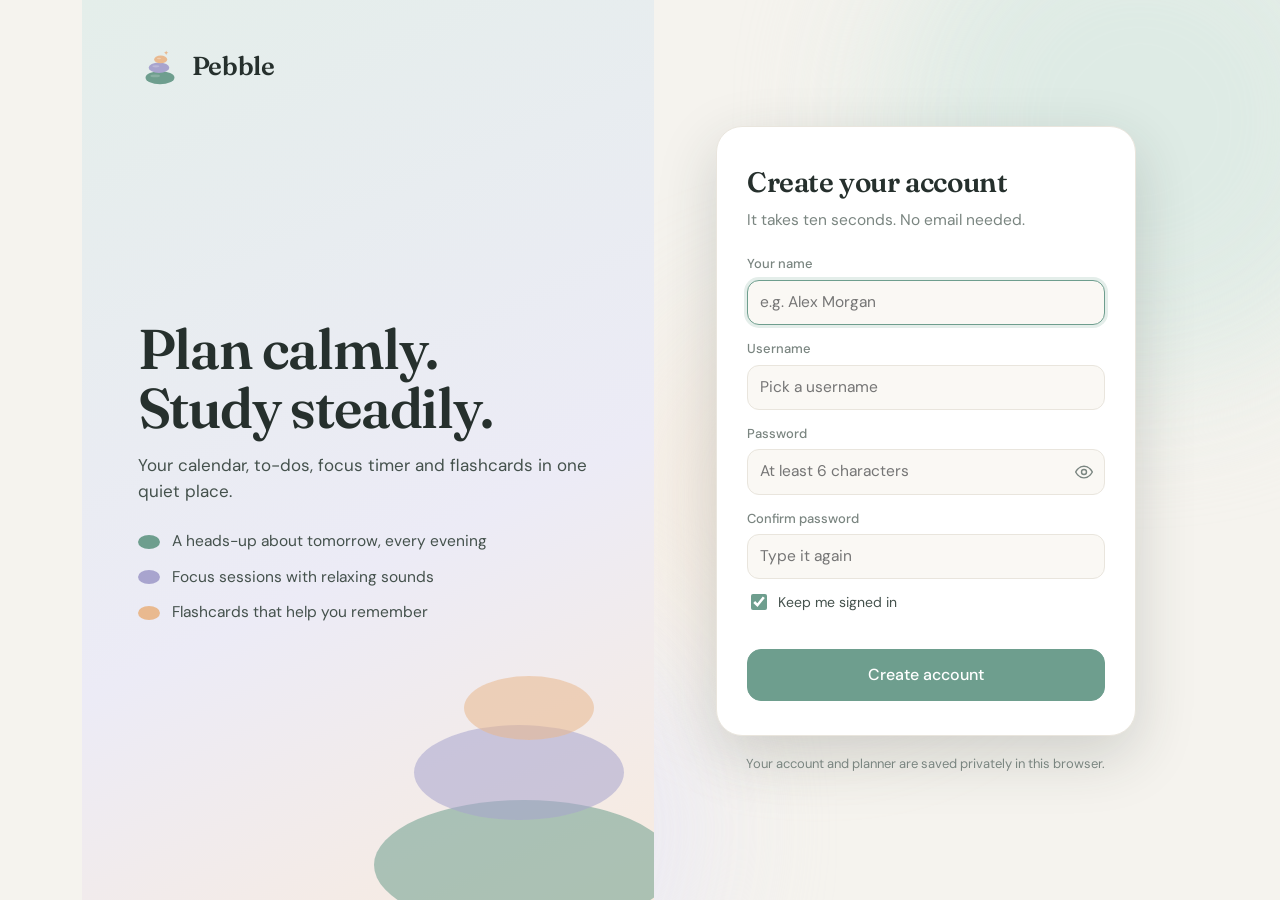
<file: index.html>
<!DOCTYPE html>
<html lang="en" data-theme="light">
<head>
  <meta charset="UTF-8">
  <meta name="viewport" content="width=device-width, initial-scale=1, viewport-fit=cover">
  <title>Pebble — plan calmly</title>
  <meta name="description" content="Pebble is a calm, minimal study planner for students: calendar, to-dos with next-day reminders, focus timer, flashcards and breathing breaks.">
  <meta name="theme-color" content="#F5F3EE">
  <link rel="icon" href="assets/logo.svg" type="image/svg+xml">
  <link rel="apple-touch-icon" href="assets/icon-192.png">
  <link rel="manifest" href="manifest.webmanifest">
  <link rel="preconnect" href="https://fonts.googleapis.com">
  <link rel="preconnect" href="https://fonts.gstatic.com" crossorigin>
  <link href="https://fonts.googleapis.com/css2?family=DM+Sans:opsz,wght@9..40,400;9..40,500;9..40,600&family=Fraunces:opsz,wght@9..144,500;9..144,600&display=swap" rel="stylesheet">
  <link rel="stylesheet" href="css/style.css">
  <script>
    // apply the last theme before anything paints, so the login page matches
    try { document.documentElement.dataset.theme = localStorage.getItem('pebble:theme') || (matchMedia('(prefers-color-scheme: dark)').matches ? 'dark' : 'light'); } catch (e) { }
  </script>
</head>
<body class="locked">
  <div class="backdrop" aria-hidden="true"><span class="blob b1"></span><span class="blob b2"></span><span class="blob b3"></span></div>

  <div class="app">
    <aside class="sidebar">
      <a class="brand" href="#today" data-view="today">
        <img src="assets/logo.svg" alt="" width="36" height="36">
        <span>Pebble</span>
      </a>

      <nav class="nav" aria-label="Main">
        <button class="nav-btn" data-view="today"><svg viewBox="0 0 24 24"><circle cx="12" cy="12" r="4"/><path d="M12 2.5v2M12 19.5v2M4.6 4.6l1.4 1.4M18 18l1.4 1.4M2.5 12h2M19.5 12h2M4.6 19.4L6 18M18 6l1.4-1.4"/></svg><span>Today</span></button>
        <button class="nav-btn" data-view="calendar"><svg viewBox="0 0 24 24"><rect x="3" y="5" width="18" height="16" rx="3"/><path d="M3 10h18M8 3v4M16 3v4"/></svg><span>Calendar</span></button>
        <button class="nav-btn" data-view="tasks"><svg viewBox="0 0 24 24"><path d="M10 6h10M10 12h10M10 18h10"/><path d="M3.5 6l1.3 1.3L7.5 4.6M3.5 12l1.3 1.3 2.7-2.7M3.5 18l1.3 1.3 2.7-2.7"/></svg><span>To-do</span></button>
        <button class="nav-btn" data-view="study"><svg viewBox="0 0 24 24"><path d="M4 5.5A1.5 1.5 0 0 1 5.5 4H10a2 2 0 0 1 2 2v14a2 2 0 0 0-2-2H4z"/><path d="M20 5.5A1.5 1.5 0 0 0 18.5 4H14a2 2 0 0 0-2 2v14a2 2 0 0 1 2-2h6z"/></svg><span>Study</span></button>
        <button class="nav-btn" data-view="cards"><svg viewBox="0 0 24 24"><rect x="3" y="7.5" width="13.5" height="13" rx="2.5"/><path d="M7.5 4h11A2.5 2.5 0 0 1 21 6.5v10"/></svg><span><i class="long">Flashcards</i><i class="short">Cards</i></span></button>
        <button class="nav-btn" data-view="focus"><svg viewBox="0 0 24 24"><circle cx="12" cy="13.5" r="7.5"/><path d="M12 10v3.5l2.3 2.3M9.5 2.5h5"/></svg><span>Focus</span><em class="nav-badge" id="focusBadge" hidden></em></button>
        <button class="nav-btn" data-view="insights"><svg viewBox="0 0 24 24"><path d="M4 20V10M10 20V4M16 20v-7M22 20H2"/></svg><span>Insights</span></button>
        <button class="nav-btn" data-view="breathe"><svg viewBox="0 0 24 24"><path d="M3 8.5h10.5a3 3 0 1 0-3-3M3 12.5h14.5a3 3 0 1 1-3 3M3 16.5h6.5"/></svg><span>Breathe</span></button>
        <button class="nav-btn" data-view="settings"><svg viewBox="0 0 24 24"><path d="M4 7h10M18 7h2M4 17h4M12 17h8"/><circle cx="16" cy="7" r="2"/><circle cx="10" cy="17" r="2"/></svg><span>Settings</span></button>
      </nav>

      <div class="sidebar-foot">
        <button class="theme-toggle" id="themeToggle" aria-label="Toggle dark mode">
          <svg class="i-moon" viewBox="0 0 24 24"><path d="M20 14.5A8 8 0 0 1 9.5 4a8 8 0 1 0 10.5 10.5z"/></svg>
          <svg class="i-sun" viewBox="0 0 24 24"><circle cx="12" cy="12" r="4"/><path d="M12 2.5v2M12 19.5v2M4.6 4.6l1.4 1.4M18 18l1.4 1.4M2.5 12h2M19.5 12h2M4.6 19.4L6 18M18 6l1.4-1.4"/></svg>
          <span>Theme</span>
        </button>
        <div class="who">
          <span class="who-avatar" aria-hidden="true"></span>
          <span class="who-name" id="whoName"></span>
          <button class="icon-btn" id="logoutBtn" title="Sign out" aria-label="Sign out"><svg viewBox="0 0 24 24"><path d="M14 4h4a2 2 0 0 1 2 2v12a2 2 0 0 1-2 2h-4M10 16l-4-4 4-4M6 12h10"/></svg></button>
        </div>
      </div>
    </aside>

    <main id="main" tabindex="-1">
      <div class="mobile-top">
        <img src="assets/logo.svg" alt="" width="30" height="30"><span>Pebble</span>
      </div>
      <section class="view" id="view-today"></section>
      <section class="view" id="view-calendar" hidden></section>
      <section class="view" id="view-tasks" hidden></section>
      <section class="view" id="view-study" hidden></section>
      <section class="view" id="view-insights" hidden></section>
      <section class="view" id="view-focus" hidden></section>
      <section class="view" id="view-cards" hidden></section>
      <section class="view" id="view-breathe" hidden></section>
      <section class="view" id="view-settings" hidden></section>
    </main>
  </div>

  <button class="fab" id="fab" aria-label="Add a task or event (shortcut: N)">
    <svg viewBox="0 0 24 24"><path d="M12 5v14M5 12h14"/></svg>
  </button>

  <div class="modal" id="modal" aria-hidden="true"></div>
  <div class="toast" id="toast" role="status" aria-live="polite"></div>

  <div class="auth" id="auth"></div>

  <script src="js/app.js"></script>
  <script src="js/learn.js"></script>
  <script src="js/auth.js"></script>
</body>
</html>
</file>
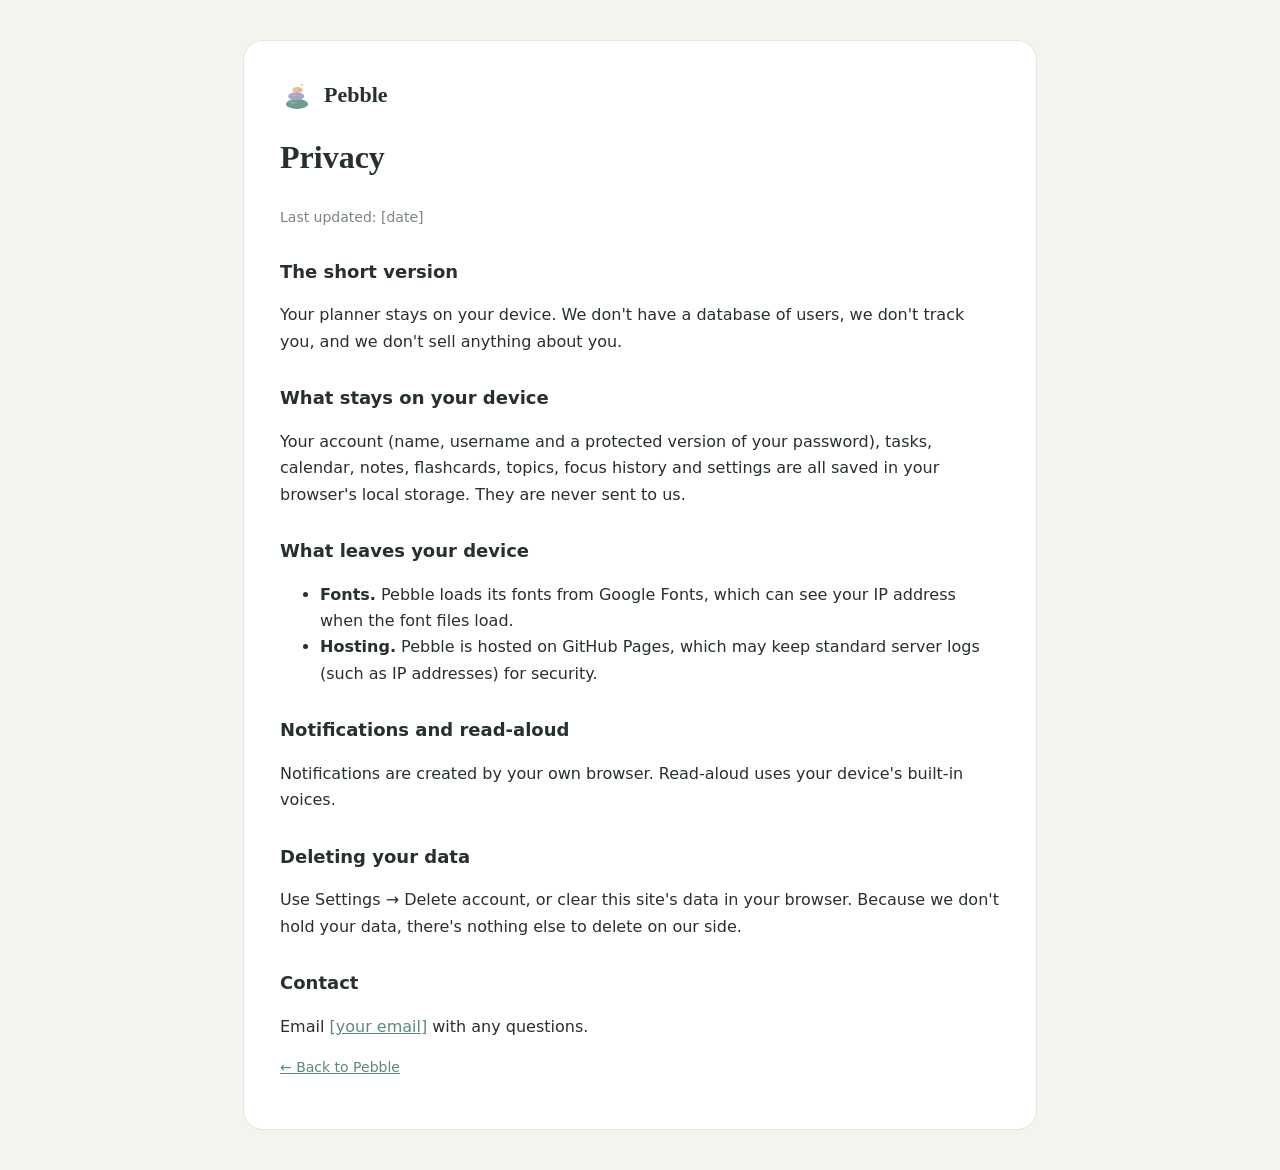
<file: privacy.html>
<!DOCTYPE html>
<html lang="en">
<head>
<meta charset="UTF-8"><meta name="viewport" content="width=device-width, initial-scale=1">
<title>Privacy — Pebble</title>
<link rel="icon" href="assets/logo.svg" type="image/svg+xml">
<style>
  body { font-family: system-ui, -apple-system, 'Segoe UI', Roboto, sans-serif; background: #F5F3EE; color: #26302D; line-height: 1.65; margin: 0; padding: 40px 20px; }
  main { max-width: 720px; margin: 0 auto; background: #fff; border: 1px solid #E9E5DD; border-radius: 20px; padding: 36px; }
  h1 { font-family: Georgia, serif; margin-top: 0; } h2 { font-size: 18px; margin-top: 28px; }
  a { color: #5A8A7A; } .muted { color: #7A8580; font-size: 14px; }
  header { display: flex; align-items: center; gap: 10px; margin-bottom: 18px; font-family: Georgia, serif; font-size: 22px; font-weight: 600; }
</style>
</head>
<body><main>
  <header><img src="assets/logo.svg" alt="" width="34" height="34"> Pebble</header>
  <h1>Privacy</h1>
  <p class="muted">Last updated: [date]</p>

  <h2>The short version</h2>
  <p>Your planner stays on your device. We don't have a database of users, we don't track you, and we don't sell anything about you.</p>

  <h2>What stays on your device</h2>
  <p>Your account (name, username and a protected version of your password), tasks, calendar, notes, flashcards, topics, focus history and settings are all saved in your browser's local storage. They are never sent to us.</p>

  <h2>What leaves your device</h2>
  <ul>
    <li><b>Fonts.</b> Pebble loads its fonts from Google Fonts, which can see your IP address when the font files load.</li>
    <li><b>Hosting.</b> Pebble is hosted on GitHub Pages, which may keep standard server logs (such as IP addresses) for security.</li>
  </ul>

  <h2>Notifications and read-aloud</h2>
  <p>Notifications are created by your own browser. Read-aloud uses your device's built-in voices.</p>

  <h2>Deleting your data</h2>
  <p>Use Settings → Delete account, or clear this site's data in your browser. Because we don't hold your data, there's nothing else to delete on our side.</p>

  <h2>Contact</h2>
  <p>Email <a href="mailto:[your email]">[your email]</a> with any questions.</p>
  <p class="muted"><a href="./">← Back to Pebble</a></p>
</main></body>
</html>
</file>
<file: css/style.css>
/* =========================================================
   Pebble — plan calmly
   Soft, minimal, relaxing. Light + dark themes.
   ========================================================= */

:root {
  --bg: #F5F3EE;
  --surface: #FFFFFF;
  --surface-2: #FAF8F4;
  --ink: #26302D;
  --ink-2: #44514C;
  --muted: #7A8580;
  --line: #E9E5DD;
  --accent: #6E9E8E;
  --accent-strong: #5A8A7A;
  --accent-ink: #FFFFFF;
  --accent-soft: #E4EEEA;
  --lav: #A8A4CE;
  --lav-soft: #ECEBF6;
  --peach: #E9B98F;
  --peach-soft: #F8EBDF;
  --rose: #D49A9A;
  --danger: #C46B6B;
  --blob1: #DCEAE4;
  --blob2: #E8E6F5;
  --blob3: #F6E7DA;
  --radius: 20px;
  --radius-sm: 12px;
  --shadow: 0 1px 2px rgba(38, 48, 45, .04), 0 10px 30px rgba(38, 48, 45, .06);
  --shadow-lg: 0 20px 60px rgba(38, 48, 45, .18);
  --font: 'DM Sans', system-ui, -apple-system, 'Segoe UI', Roboto, sans-serif;
  --serif: 'Fraunces', Georgia, 'Times New Roman', serif;
  --ease: cubic-bezier(.22, .8, .3, 1);
  color-scheme: light;
}

[data-theme="dark"] {
  --bg: #151918;
  --surface: #1E2322;
  --surface-2: #1A1E1D;
  --ink: #E6ECE9;
  --ink-2: #C4CEC9;
  --muted: #8C9893;
  --line: #2B3230;
  --accent: #86B8A7;
  --accent-strong: #9ACABA;
  --accent-ink: #0F1513;
  --accent-soft: #22322D;
  --lav: #ABA7D6;
  --lav-soft: #2A2938;
  --peach: #E3B48A;
  --peach-soft: #3A2F26;
  --rose: #D59D9D;
  --danger: #E08585;
  --blob1: #1D2A26;
  --blob2: #222132;
  --blob3: #2A231D;
  --shadow: 0 1px 2px rgba(0, 0, 0, .25), 0 10px 30px rgba(0, 0, 0, .25);
  --shadow-lg: 0 20px 60px rgba(0, 0, 0, .5);
  color-scheme: dark;
}

* { box-sizing: border-box; }
html, body { height: 100%; }
body {
  margin: 0;
  font-family: var(--font);
  font-size: 15.5px;
  line-height: 1.5;
  color: var(--ink);
  background: var(--bg);
  -webkit-font-smoothing: antialiased;
  transition: background .5s var(--ease), color .3s;
}
button, input, select, textarea { font: inherit; color: inherit; }
button { cursor: pointer; background: none; border: 0; padding: 0; }
svg { width: 20px; height: 20px; fill: none; stroke: currentColor; stroke-width: 1.7; stroke-linecap: round; stroke-linejoin: round; flex-shrink: 0; }
[hidden] { display: none !important; }
::selection { background: var(--accent-soft); }
:focus-visible { outline: 2px solid var(--accent); outline-offset: 2px; border-radius: 8px; }

/* ---------- drifting background ---------- */
.backdrop { position: fixed; inset: 0; overflow: hidden; z-index: 0; pointer-events: none; }
.blob { position: absolute; border-radius: 50%; filter: blur(70px); opacity: .9; animation: drift 38s ease-in-out infinite alternate; }
.b1 { width: 520px; height: 520px; background: var(--blob1); top: -140px; right: -120px; }
.b2 { width: 460px; height: 460px; background: var(--blob2); bottom: -160px; left: 18%; animation-duration: 46s; }
.b3 { width: 360px; height: 360px; background: var(--blob3); top: 35%; right: 22%; animation-duration: 54s; opacity: .6; }
@keyframes drift {
  0% { transform: translate(0, 0) scale(1); }
  50% { transform: translate(-40px, 30px) scale(1.06); }
  100% { transform: translate(30px, -20px) scale(.96); }
}

/* ---------- layout ---------- */
.app { position: relative; z-index: 1; display: grid; grid-template-columns: 236px 1fr; min-height: 100vh; }
.sidebar {
  position: sticky; top: 0; height: 100vh;
  display: flex; flex-direction: column; gap: 28px;
  padding: 28px 18px 22px;
  border-right: 1px solid var(--line);
  background: color-mix(in srgb, var(--surface) 55%, transparent);
  backdrop-filter: blur(14px);
}
.brand { display: flex; align-items: center; gap: 10px; padding: 0 10px; text-decoration: none; color: var(--ink); font-family: var(--serif); font-size: 24px; font-weight: 600; letter-spacing: -.3px; }
.nav { display: flex; flex-direction: column; gap: 4px; }
.nav-btn {
  position: relative; display: flex; align-items: center; gap: 12px;
  padding: 10px 12px; border-radius: 12px; color: var(--muted); font-weight: 500;
  transition: background .25s var(--ease), color .25s;
}
.nav-btn i { font-style: normal; }
.nav-btn .short { display: none; }
@media (max-width: 820px) { .nav-btn .long { display: none; } .nav-btn .short { display: inline; } }
.nav-btn:hover { background: var(--surface-2); color: var(--ink); }
.nav-btn.active { background: var(--surface); color: var(--ink); box-shadow: var(--shadow); }
.nav-btn.active svg { color: var(--accent); }
.nav-badge { margin-left: auto; font-style: normal; font-size: 12px; font-variant-numeric: tabular-nums; background: var(--accent-soft); color: var(--accent-strong); padding: 2px 8px; border-radius: 99px; }
.sidebar-foot { margin-top: auto; padding: 0 6px; }
.theme-toggle { display: flex; align-items: center; gap: 10px; color: var(--muted); padding: 8px 6px; border-radius: 10px; }
.theme-toggle:hover { color: var(--ink); }
.i-sun { display: none; }
[data-theme="dark"] .i-sun { display: block; }
[data-theme="dark"] .i-moon { display: none; }
.tiny { font-size: 12px; color: var(--muted); margin: 6px 6px 0; }

main { padding: 44px clamp(20px, 4vw, 56px) 120px; outline: none; min-width: 0; }
.view { max-width: 1120px; margin: 0 auto; animation: rise .5s var(--ease); }
@keyframes rise { from { opacity: 0; transform: translateY(8px); } to { opacity: 1; transform: none; } }
.mobile-top { display: none; }

/* ---------- typography ---------- */
h1, h2, h3 { margin: 0; font-weight: 600; letter-spacing: -.2px; }
h1 { font-family: var(--serif); font-size: clamp(28px, 3.4vw, 38px); line-height: 1.15; letter-spacing: -.6px; }
h2 { font-size: 16.5px; }
h3 { font-size: 15px; }
.eyebrow { margin: 0 0 6px; font-size: 12.5px; text-transform: uppercase; letter-spacing: 1.6px; color: var(--muted); font-weight: 500; }
.sub { margin: 8px 0 0; color: var(--muted); font-size: 16px; }
.muted { color: var(--muted); }
.page-head { margin-bottom: 26px; }
.page-head.row { display: flex; align-items: flex-end; justify-content: space-between; gap: 16px; flex-wrap: wrap; }
.head-actions { display: flex; gap: 8px; align-items: center; }

/* ---------- cards & grid ---------- */
.card {
  background: var(--surface); border: 1px solid var(--line); border-radius: var(--radius);
  padding: 22px; box-shadow: var(--shadow);
  transition: background .4s, border-color .4s;
}
.card-head { display: flex; justify-content: space-between; align-items: center; gap: 12px; margin-bottom: 14px; }
.grid { display: grid; gap: 18px; }
.today-grid { grid-template-columns: 1.55fr 1fr; align-items: start; }
.today-grid .stack { display: grid; gap: 18px; }
.pill { font-size: 12.5px; padding: 3px 10px; border-radius: 99px; background: var(--accent-soft); color: var(--accent-strong); font-weight: 500; white-space: nowrap; }
.pill.lav { background: var(--lav-soft); color: var(--lav); }
.hint { font-size: 13px; color: var(--muted); margin: 12px 2px 0; }

/* ---------- buttons ---------- */
.btn {
  display: inline-flex; align-items: center; justify-content: center; gap: 8px;
  padding: 10px 18px; border-radius: 12px; font-weight: 500;
  background: var(--surface-2); border: 1px solid var(--line);
  transition: transform .15s, background .2s, border-color .2s, box-shadow .2s;
}
.btn:hover { border-color: color-mix(in srgb, var(--accent) 45%, var(--line)); }
.btn:active { transform: scale(.97); }
.btn.primary { background: var(--accent); border-color: var(--accent); color: var(--accent-ink); }
.btn.primary:hover { background: var(--accent-strong); }
.btn.ghost { background: transparent; }
.btn.danger { color: var(--danger); }
.btn.full { width: 100%; }
.btn.big { padding: 14px 34px; font-size: 17px; border-radius: 16px; min-width: 150px; }
.btn.sm { padding: 6px 12px; font-size: 13.5px; border-radius: 10px; }
.icon-btn { display: inline-grid; place-items: center; width: 32px; height: 32px; border-radius: 10px; color: var(--muted); transition: background .2s, color .2s; }
.icon-btn:hover { background: var(--surface-2); color: var(--ink); }
.icon-btn.lg { width: 44px; height: 44px; border: 1px solid var(--line); background: var(--surface); }
.icon-btn.lg:hover { border-color: var(--accent); }

/* ---------- quick add ---------- */
.quick-add { margin-bottom: 22px; }
.qa-row {
  display: flex; gap: 8px; padding: 6px; border-radius: 16px;
  background: var(--surface); border: 1px solid var(--line); box-shadow: var(--shadow);
  transition: border-color .2s, box-shadow .2s;
}
.qa-row:focus-within { border-color: var(--accent); box-shadow: 0 0 0 4px var(--accent-soft), var(--shadow); }
.qa-row input { flex: 1; min-width: 0; border: 0; background: transparent; padding: 10px 12px; outline: none; }
.qa-row input::placeholder { color: var(--muted); opacity: .8; }
.qa-preview { display: flex; flex-wrap: wrap; gap: 6px; min-height: 0; margin: 8px 4px 0; }
.qa-preview:empty { margin: 0; }
.chip { font-size: 12.5px; padding: 3px 10px; border-radius: 99px; background: var(--surface-2); border: 1px solid var(--line); color: var(--ink-2); }
.chip.c { background: color-mix(in srgb, var(--c) 22%, transparent); border-color: transparent; }
.day-panel .quick-add { margin: 0 0 14px; }
.day-panel .qa-row { box-shadow: none; }

/* ---------- item list ---------- */
.list { list-style: none; margin: 0; padding: 0; display: flex; flex-direction: column; gap: 4px; }
.item {
  display: flex; align-items: center; gap: 12px; padding: 10px 10px; border-radius: 14px;
  transition: background .2s, opacity .3s;
}
.item:hover { background: var(--surface-2); }
.item .icon-btn { opacity: 0; }
.item:hover .icon-btn, .item:focus-within .icon-btn { opacity: 1; }
.check {
  width: 24px; height: 24px; border-radius: 50%; border: 1.8px solid color-mix(in srgb, var(--muted) 60%, transparent);
  display: grid; place-items: center; flex-shrink: 0; transition: background .25s, border-color .25s, transform .2s;
}
.check:hover { border-color: var(--accent); transform: scale(1.08); }
.check svg { width: 14px; height: 14px; stroke-width: 2.6; color: var(--accent-ink); stroke-dasharray: 22; stroke-dashoffset: 22; transition: stroke-dashoffset .35s var(--ease) .05s; }
.item.done .check { background: var(--accent); border-color: var(--accent); }
.item.done .check svg { stroke-dashoffset: 0; }
.item.done .item-title { text-decoration: line-through; text-decoration-color: color-mix(in srgb, var(--muted) 60%, transparent); color: var(--muted); }
.item.pri-high:not(.done) .check { border-color: var(--peach); }
.item-body { flex: 1; min-width: 0; cursor: pointer; display: flex; flex-direction: column; }
.item-title { font-weight: 500; overflow-wrap: anywhere; }
.item-meta { display: flex; flex-wrap: wrap; gap: 6px; align-items: center; font-size: 13px; color: var(--muted); }
.item-meta:empty { display: none; }
.tag { display: inline-flex; align-items: center; gap: 5px; font-size: 12px; padding: 1px 8px; border-radius: 99px; background: color-mix(in srgb, var(--c) 22%, transparent); color: var(--ink-2); }
.tag::before { content: ''; width: 6px; height: 6px; border-radius: 50%; background: var(--c); }
.flag { font-size: 12px; color: var(--peach); font-weight: 600; }
.overdue-label { font-size: 12px; color: var(--danger); font-weight: 500; }
.kind-badge {
  flex-shrink: 0; width: 24px; height: 24px; border-radius: 8px; display: grid; place-items: center;
  background: var(--lav-soft); color: var(--lav);
}
.kind-badge svg { width: 14px; height: 14px; stroke-width: 2; }
.kind-exam .kind-badge { background: var(--peach-soft); color: var(--peach); }
.item.just-done { animation: soft-pop .5s var(--ease); }
@keyframes soft-pop { 40% { transform: scale(1.015); background: var(--accent-soft); } }
.group-label { font-size: 12.5px; letter-spacing: 1.2px; text-transform: uppercase; color: var(--muted); margin: 18px 10px 6px; font-weight: 500; }
.group-label:first-child { margin-top: 0; }
.group-label.danger { color: var(--danger); }

.empty { text-align: center; color: var(--muted); padding: 22px 10px; font-size: 14.5px; }
.empty .stones { display: block; margin: 0 auto 8px; width: 42px; height: 42px; opacity: .55; }

.progress { height: 6px; border-radius: 99px; background: var(--surface-2); border: 1px solid var(--line); overflow: hidden; margin: -4px 0 14px; }
.progress span { display: block; height: 100%; background: linear-gradient(90deg, var(--accent), var(--lav)); border-radius: 99px; transition: width .6s var(--ease); }

/* tomorrow + exams + stats */
.tomorrow { background: linear-gradient(160deg, var(--surface), color-mix(in srgb, var(--lav-soft) 70%, var(--surface))); }
.bell-btn { display: inline-flex; align-items: center; gap: 6px; font-size: 13px; color: var(--muted); padding: 5px 10px; border-radius: 10px; border: 1px solid var(--line); background: var(--surface); }
.bell-btn.on { color: var(--accent-strong); border-color: color-mix(in srgb, var(--accent) 50%, var(--line)); }
.bell-btn svg { width: 15px; height: 15px; }
.exam { display: flex; align-items: center; gap: 14px; padding: 10px 6px; border-radius: 12px; cursor: pointer; }
.exam:hover { background: var(--surface-2); }
.exam-days { width: 54px; height: 54px; border-radius: 16px; display: grid; place-content: center; text-align: center; background: var(--peach-soft); color: var(--ink); flex-shrink: 0; }
.exam-days b { font-family: var(--serif); font-size: 21px; line-height: 1; font-weight: 600; }
.exam-days small { font-size: 10.5px; color: var(--muted); text-transform: uppercase; letter-spacing: .8px; }
.stat-row { display: grid; grid-template-columns: repeat(3, 1fr); gap: 10px; margin-bottom: 16px; }
.stat { background: var(--surface-2); border-radius: 14px; padding: 12px; }
.stat b { display: block; font-family: var(--serif); font-size: 24px; font-weight: 600; line-height: 1.1; }
.stat span { font-size: 12.5px; color: var(--muted); }
.bars { display: grid; grid-template-columns: repeat(7, 1fr); gap: 8px; align-items: end; height: 92px; }
.bar { display: flex; flex-direction: column; align-items: center; gap: 6px; height: 100%; justify-content: flex-end; }
.bar i { display: block; width: 100%; max-width: 26px; border-radius: 8px 8px 4px 4px; background: var(--accent-soft); min-height: 4px; transition: height .6s var(--ease); }
.bar.today i { background: var(--accent); }
.bar span { font-size: 11.5px; color: var(--muted); }
.thought { margin: 26px auto 0; text-align: center; color: var(--muted); font-family: var(--serif); font-style: italic; font-size: 16.5px; max-width: 520px; }
.welcome { display: flex; gap: 16px; align-items: flex-start; margin-bottom: 18px; background: linear-gradient(120deg, var(--accent-soft), var(--lav-soft)); border: 0; }
.welcome img { width: 44px; height: 44px; }
.welcome p { margin: 4px 0 0; color: var(--ink-2); font-size: 14.5px; }
.welcome .grow { flex: 1; }

/* ---------- calendar ---------- */
.cal-layout { display: grid; grid-template-columns: 1fr 330px; gap: 18px; align-items: start; }
.cal-card { padding: 16px; }
.cal-week { display: grid; grid-template-columns: repeat(7, 1fr); gap: 6px; margin-bottom: 6px; }
.cal-week span { text-align: center; font-size: 12px; text-transform: uppercase; letter-spacing: 1px; color: var(--muted); padding: 4px 0; }
.cal-grid { display: grid; grid-template-columns: repeat(7, 1fr); gap: 6px; }
.cal-cell {
  min-height: 104px; border-radius: 14px; padding: 7px; background: var(--surface-2); border: 1.5px solid transparent;
  cursor: pointer; display: flex; flex-direction: column; gap: 4px; min-width: 0;
  transition: background .2s, border-color .2s, transform .15s;
}
.cal-cell:hover { border-color: var(--line); background: color-mix(in srgb, var(--accent-soft) 40%, var(--surface-2)); }
.cal-cell.out { opacity: .45; }
.cal-cell.is-sel { border-color: var(--accent); background: var(--surface); }
.cal-cell.drop { border-color: var(--lav); background: var(--lav-soft); transform: scale(1.02); }
.cal-num { font-size: 13px; font-weight: 500; width: 26px; height: 26px; display: grid; place-items: center; border-radius: 50%; color: var(--ink-2); }
.cal-cell.is-today .cal-num { background: var(--accent); color: var(--accent-ink); }
.cal-chips { display: flex; flex-direction: column; gap: 3px; min-width: 0; }
.cal-chip {
  font-size: 12px; padding: 2px 7px; border-radius: 7px; white-space: nowrap; overflow: hidden; text-overflow: ellipsis;
  background: color-mix(in srgb, var(--c) 26%, transparent); color: var(--ink); border-left: 3px solid var(--c); cursor: grab;
}
.cal-chip.done { opacity: .5; text-decoration: line-through; }
.cal-chip.k-exam { font-weight: 600; }
.cal-more { font-size: 11.5px; color: var(--muted); padding-left: 4px; }
.cal-dots { display: none; gap: 3px; justify-content: center; }
.cal-dots i { width: 6px; height: 6px; border-radius: 50%; background: var(--c); }
.day-panel { position: sticky; top: 24px; }
.day-panel h2 { font-family: var(--serif); font-size: 21px; font-weight: 600; }
.day-panel .list { margin-bottom: 12px; }

/* ---------- tasks page ---------- */
.toolbar { display: flex; gap: 10px; flex-wrap: wrap; align-items: center; justify-content: space-between; margin-bottom: 16px; }
.tabs { display: inline-flex; gap: 2px; background: var(--surface); border: 1px solid var(--line); padding: 4px; border-radius: 14px; flex-wrap: wrap; }
.tabs button { padding: 7px 14px; border-radius: 10px; color: var(--muted); font-weight: 500; font-size: 14px; transition: background .2s, color .2s; }
.tabs button.on { background: var(--accent-soft); color: var(--accent-strong); }
.tabs button .n { margin-left: 4px; font-size: 12px; opacity: .8; }
.search { display: flex; align-items: center; gap: 8px; background: var(--surface); border: 1px solid var(--line); border-radius: 12px; padding: 8px 12px; color: var(--muted); }
.search input { border: 0; outline: none; background: transparent; width: 180px; color: var(--ink); }
.search:focus-within { border-color: var(--accent); }

/* ---------- forms / modal ---------- */
.field { display: flex; flex-direction: column; gap: 6px; margin-bottom: 14px; }
.field > span { font-size: 13px; color: var(--muted); font-weight: 500; }
.field em { font-style: normal; opacity: .7; font-weight: 400; }
.field input, .field select, .field textarea, .input {
  width: 100%; padding: 10px 12px; border-radius: 12px; border: 1px solid var(--line);
  background: var(--surface-2); outline: none; transition: border-color .2s, box-shadow .2s;
}
.field textarea { resize: vertical; min-height: 70px; }
.field input:focus, .field select:focus, .field textarea:focus, .input:focus { border-color: var(--accent); box-shadow: 0 0 0 3px var(--accent-soft); }
.field.inline { flex-direction: row; align-items: center; gap: 10px; margin: 0; }
.field.inline select { width: auto; flex: 1; }
.row2 { display: grid; grid-template-columns: 1fr 1fr; gap: 12px; }
.seg { display: inline-flex; background: var(--surface-2); border: 1px solid var(--line); padding: 3px; border-radius: 12px; gap: 2px; }
.seg button { padding: 7px 14px; border-radius: 9px; font-size: 14px; color: var(--muted); font-weight: 500; transition: background .2s, color .2s; }
.seg button.on { background: var(--surface); color: var(--ink); box-shadow: 0 1px 3px rgba(0,0,0,.08); }
.seg.full { display: flex; }
.seg.full button { flex: 1; }

.modal {
  position: fixed; inset: 0; z-index: 50; display: grid; place-items: center; padding: 20px;
  background: color-mix(in srgb, var(--ink) 28%, transparent); backdrop-filter: blur(4px);
  opacity: 0; pointer-events: none; transition: opacity .25s var(--ease);
}
.modal.open { opacity: 1; pointer-events: auto; }
.modal-card {
  width: min(520px, 100%); max-height: calc(100vh - 40px); overflow: auto;
  background: var(--surface); border-radius: 24px; padding: 24px; box-shadow: var(--shadow-lg);
  transform: translateY(14px) scale(.98); transition: transform .3s var(--ease);
}
.modal.open .modal-card { transform: none; }
.modal-card h2 { font-family: var(--serif); font-size: 22px; }
.modal-actions { display: flex; gap: 8px; align-items: center; margin-top: 6px; }
.grow { flex: 1; }

.switch-row { display: flex; align-items: center; gap: 12px; cursor: pointer; margin-bottom: 14px; font-size: 14.5px; }
.switch-row input { position: absolute; opacity: 0; pointer-events: none; }
.switch { width: 42px; height: 24px; border-radius: 99px; background: var(--line); position: relative; flex-shrink: 0; transition: background .25s; }
.switch::after { content: ''; position: absolute; top: 3px; left: 3px; width: 18px; height: 18px; border-radius: 50%; background: #fff; box-shadow: 0 1px 3px rgba(0,0,0,.2); transition: transform .25s var(--ease); }
.switch-row input:checked + .switch { background: var(--accent); }
.switch-row input:checked + .switch::after { transform: translateX(18px); }
.switch-row input:focus-visible + .switch { outline: 2px solid var(--accent); outline-offset: 2px; }
.switch-row em { font-style: normal; color: var(--muted); font-size: 13px; }

/* ---------- toast & fab ---------- */
.toast {
  position: fixed; left: 50%; bottom: 28px; z-index: 60; transform: translate(-50%, 30px);
  display: flex; align-items: center; gap: 14px; padding: 12px 18px; border-radius: 14px;
  background: var(--ink); color: var(--bg); box-shadow: var(--shadow-lg); font-size: 14.5px;
  opacity: 0; pointer-events: none; transition: opacity .3s, transform .35s var(--ease); max-width: calc(100vw - 32px);
}
.toast.show { opacity: 1; transform: translate(-50%, 0); pointer-events: auto; }
.toast-btn { color: var(--accent-soft); font-weight: 600; }
.fab {
  position: fixed; right: 28px; bottom: 28px; z-index: 20; width: 56px; height: 56px; border-radius: 18px;
  background: var(--accent); color: var(--accent-ink); display: grid; place-items: center; box-shadow: 0 10px 30px color-mix(in srgb, var(--accent) 45%, transparent);
  transition: transform .2s var(--ease), background .2s;
}
.fab:hover { transform: translateY(-2px) rotate(90deg); background: var(--accent-strong); }
.fab svg { width: 24px; height: 24px; stroke-width: 2.2; }

/* ---------- focus ---------- */
.focus-layout { display: grid; grid-template-columns: 1.3fr 1fr; gap: 18px; align-items: start; }
.focus-card { display: flex; flex-direction: column; align-items: center; gap: 22px; padding: 30px 22px; }
.ring-wrap { position: relative; width: min(300px, 72vw); aspect-ratio: 1; }
.ring { width: 100%; height: 100%; transform: rotate(-90deg); }
.ring circle { fill: none; stroke-width: 9; }
.ring-bg { stroke: var(--surface-2); }
.ring-fg { stroke: var(--accent); stroke-linecap: round; transition: stroke-dashoffset .6s linear, stroke .4s; }
.mode-break .ring-fg { stroke: var(--lav); }
.ring-center { position: absolute; inset: 0; display: grid; place-content: center; text-align: center; }
.time { font-family: var(--serif); font-size: clamp(46px, 7vw, 64px); font-weight: 500; font-variant-numeric: tabular-nums; letter-spacing: -1px; line-height: 1; }
.ring-label { color: var(--muted); margin-top: 8px; font-size: 14px; letter-spacing: 1.5px; text-transform: uppercase; }
.running .ring-wrap { animation: breathe-ring 8s ease-in-out infinite; }
@keyframes breathe-ring { 50% { transform: scale(1.015); } }
.focus-controls { display: flex; align-items: center; gap: 16px; }
.focus-side { display: grid; gap: 18px; }
.focus-side h2 { margin-bottom: 12px; }
.sound-grid { display: grid; grid-template-columns: repeat(4, 1fr); gap: 8px; margin-bottom: 14px; }
.sound-btn { display: flex; flex-direction: column; align-items: center; gap: 6px; padding: 12px 6px; border-radius: 14px; border: 1px solid var(--line); background: var(--surface-2); font-size: 13px; color: var(--muted); transition: all .2s; }
.sound-btn.on { border-color: var(--accent); background: var(--accent-soft); color: var(--accent-strong); }
.sound-btn svg { width: 22px; height: 22px; }
input[type=range] { width: 100%; accent-color: var(--accent); }
.big-num { font-family: var(--serif); font-size: 34px; margin: 0; font-weight: 600; }
.big-num small { font-family: var(--font); font-size: 14px; color: var(--muted); font-weight: 400; }
.pebbles { display: flex; flex-wrap: wrap; gap: 6px; margin-top: 10px; }
.pebbles i { width: 18px; height: 12px; border-radius: 50%; background: var(--accent); opacity: .85; }
.pebbles i:nth-child(3n+2) { background: var(--lav); }
.pebbles i:nth-child(3n) { background: var(--peach); }

/* ---------- flashcards ---------- */
.deck-grid { display: grid; grid-template-columns: repeat(auto-fill, minmax(230px, 1fr)); gap: 16px; }
.deck {
  cursor: pointer; display: flex; flex-direction: column; gap: 8px; min-height: 150px; position: relative; overflow: hidden;
  transition: transform .25s var(--ease), box-shadow .25s;
}
.deck:hover { transform: translateY(-3px); box-shadow: var(--shadow-lg); }
.deck::after { content: ''; position: absolute; right: -30px; bottom: -40px; width: 120px; height: 90px; border-radius: 50%; background: var(--c); opacity: .22; }
.deck h3 { font-family: var(--serif); font-size: 20px; font-weight: 600; }
.deck .muted { font-size: 14px; }
.deck .pill { align-self: flex-start; margin-top: auto; }
.deck.new { border-style: dashed; background: transparent; box-shadow: none; justify-content: center; }
.deck.new::after { display: none; }
.deck.new input { background: var(--surface); }
.card-list { list-style: none; padding: 0; margin: 0; display: grid; gap: 8px; }
.card-list li { display: grid; grid-template-columns: 1fr 1fr auto; gap: 14px; padding: 12px 14px; border-radius: 14px; background: var(--surface-2); align-items: center; }
.card-list .a { color: var(--muted); }
.box-dots { display: flex; gap: 3px; }
.box-dots i { width: 6px; height: 6px; border-radius: 50%; background: var(--line); }
.box-dots i.f { background: var(--accent); }
.study { display: flex; flex-direction: column; align-items: center; gap: 22px; }
.study-progress { width: min(560px, 100%); }
.flip { width: min(560px, 100%); aspect-ratio: 16 / 10; perspective: 1400px; cursor: pointer; }
.flip-inner { position: relative; width: 100%; height: 100%; transition: transform .7s var(--ease); transform-style: preserve-3d; }
.flip.flipped .flip-inner { transform: rotateY(180deg); }
.face {
  position: absolute; inset: 0; backface-visibility: hidden; -webkit-backface-visibility: hidden;
  display: grid; place-items: center; text-align: center; padding: 32px; border-radius: 26px;
  background: var(--surface); border: 1px solid var(--line); box-shadow: var(--shadow-lg);
  font-size: clamp(19px, 2.6vw, 25px); font-family: var(--serif); line-height: 1.35; overflow-wrap: anywhere;
}
.face small { position: absolute; top: 18px; left: 22px; font-family: var(--font); font-size: 12px; letter-spacing: 1.5px; text-transform: uppercase; color: var(--muted); }
.face.back { transform: rotateY(180deg); background: linear-gradient(150deg, var(--surface), var(--accent-soft)); }
.grade { display: flex; gap: 10px; flex-wrap: wrap; justify-content: center; }
.grade .btn { min-width: 120px; flex-direction: column; gap: 0; }
.grade .btn small { font-size: 12px; color: var(--muted); font-weight: 400; }
.grade .btn.primary small { color: inherit; opacity: .8; }
.kbd { font-size: 12px; color: var(--muted); }
kbd { font-family: var(--font); font-size: 11.5px; padding: 1px 6px; border-radius: 6px; border: 1px solid var(--line); background: var(--surface-2); }

/* ---------- breathe ---------- */
.breathe-wrap { display: flex; flex-direction: column; align-items: center; gap: 26px; padding: 30px 20px 40px; }
.breathe-stage { position: relative; width: min(340px, 78vw); aspect-ratio: 1; display: grid; place-items: center; }
.orb {
  position: absolute; width: 46%; aspect-ratio: 1; border-radius: 50%;
  background: radial-gradient(circle at 35% 30%, color-mix(in srgb, var(--accent) 55%, #fff), var(--accent) 60%, color-mix(in srgb, var(--accent) 70%, var(--lav)));
  box-shadow: 0 0 0 18px color-mix(in srgb, var(--accent) 12%, transparent), 0 0 0 40px color-mix(in srgb, var(--accent) 6%, transparent), 0 30px 80px color-mix(in srgb, var(--accent) 40%, transparent);
  transition-property: transform; transition-timing-function: ease-in-out; transition-duration: 4s;
}
.orb.big { transform: scale(1.75); }
.breath-text { position: relative; font-family: var(--serif); font-size: 24px; color: var(--accent-ink); text-shadow: 0 1px 8px rgba(0,0,0,.12); text-align: center; line-height: 1.2; }
.breath-text small { display: block; font-family: var(--font); font-size: 15px; opacity: .9; font-variant-numeric: tabular-nums; }
.breathe-idle .breath-text { color: var(--accent-ink); font-size: 18px; }

/* ---------- settings ---------- */
.settings-grid { display: grid; grid-template-columns: 1fr 1fr; gap: 18px; align-items: start; }
.settings-grid .card h2 { margin-bottom: 4px; }
.settings-grid .card > p.muted { margin: 0 0 16px; font-size: 14px; }
.subj-row { display: flex; gap: 8px; align-items: center; margin-bottom: 8px; }
.subj-row input[type=text] { flex: 1; }
.subj-row input[type=color] { width: 38px; height: 38px; border: 1px solid var(--line); border-radius: 10px; padding: 3px; background: var(--surface-2); cursor: pointer; }
.btn-row { display: flex; flex-wrap: wrap; gap: 8px; }
.note { font-size: 13px; color: var(--muted); background: var(--surface-2); padding: 10px 12px; border-radius: 12px; margin: 10px 0 0; }
.note.warn { color: var(--danger); }

/* ---------- responsive ---------- */
@media (max-width: 1080px) {
  .cal-layout { grid-template-columns: 1fr; }
  .day-panel { position: static; }
}
@media (max-width: 920px) {
  .today-grid, .focus-layout, .settings-grid { grid-template-columns: 1fr; }
}
@media (max-width: 820px) {
  .app { grid-template-columns: 1fr; }
  .sidebar {
    position: fixed; top: auto; bottom: 0; left: 0; right: 0; height: auto; z-index: 30;
    padding: 6px 6px calc(6px + env(safe-area-inset-bottom)); border-right: 0; border-top: 1px solid var(--line);
    background: color-mix(in srgb, var(--surface) 88%, transparent);
  }
  .brand, .sidebar-foot { display: none; }
  .nav { flex-direction: row; justify-content: space-between; overflow-x: auto; scrollbar-width: none; }
  .nav { gap: 0; }
  .nav-btn { flex-direction: column; gap: 2px; padding: 7px 2px; font-size: 10.5px; min-width: 0; flex: 1; }
  .nav-btn span { max-width: 100%; overflow: hidden; text-overflow: ellipsis; white-space: nowrap; }
  .nav-btn.active { box-shadow: none; background: var(--accent-soft); }
  .nav-badge { position: absolute; top: 0; right: 0; font-size: 10px; padding: 1px 5px; }
  main { padding: 18px 16px 130px; }
  .mobile-top { display: flex; align-items: center; gap: 8px; font-family: var(--serif); font-size: 20px; font-weight: 600; margin-bottom: 18px; }
  .fab { bottom: calc(84px + env(safe-area-inset-bottom)); right: 18px; width: 52px; height: 52px; }
  .toast { bottom: calc(150px + env(safe-area-inset-bottom)); }
  .cal-cell { min-height: 58px; padding: 5px 3px; align-items: center; }
  .cal-chips { display: none; }
  .cal-dots { display: flex; }
  .cal-grid, .cal-week { gap: 3px; }
  .cal-card { padding: 10px; }
  .item .icon-btn { opacity: 1; }
  .card-list li { grid-template-columns: 1fr auto; }
  .card-list .a { grid-column: 1; }
  .search input { width: 120px; }
}
@media (max-width: 480px) {
  .row2 { grid-template-columns: 1fr; }
  .stat-row { grid-template-columns: repeat(3, 1fr); gap: 6px; }
  .stat { padding: 10px 8px; }
  .stat b { font-size: 20px; }
  .card { padding: 18px; }
}
@media (prefers-reduced-motion: reduce) {
  *, *::before, *::after { animation-duration: .001ms !important; animation-iteration-count: 1 !important; transition-duration: .001ms !important; }
}

/* =========================================================
   Sign in / create account
   ========================================================= */
body.locked .app, body.locked .fab { display: none; }
.auth { position: relative; z-index: 2; min-height: 100vh; }
.auth[hidden] { display: none; }
.auth-wrap { display: grid; grid-template-columns: 1.05fr 1fr; min-height: 100vh; }
.auth-hero {
  position: relative; overflow: hidden; display: flex; flex-direction: column; padding: 44px 56px;
  background: linear-gradient(155deg, var(--accent-soft), var(--lav-soft) 60%, var(--peach-soft));
}
.auth-brand, .auth-mobile-brand { display: flex; align-items: center; gap: 10px; font-family: var(--serif); font-size: 26px; font-weight: 600; letter-spacing: -.3px; }
.auth-hero-body { margin: auto 0; max-width: 460px; position: relative; z-index: 1; }
.auth-hero h1 { font-size: clamp(36px, 4.4vw, 56px); line-height: 1.05; letter-spacing: -1.2px; }
.auth-hero p { color: var(--ink-2); font-size: 17px; margin: 16px 0 26px; }
.auth-points { list-style: none; margin: 0; padding: 0; display: grid; gap: 12px; color: var(--ink-2); }
.auth-points li { display: flex; align-items: center; gap: 12px; }
.auth-points i { width: 22px; height: 14px; border-radius: 50%; background: var(--c); flex-shrink: 0; }
.auth-stones { position: absolute; right: -40px; bottom: -30px; width: 340px; height: 300px; pointer-events: none; }
.auth-stones span { position: absolute; border-radius: 50%; opacity: .55; animation: float 9s ease-in-out infinite; }
.auth-stones .s1 { width: 300px; height: 130px; background: var(--accent); bottom: 0; left: 20px; }
.auth-stones .s2 { width: 210px; height: 95px; background: var(--lav); bottom: 110px; left: 60px; animation-delay: -3s; }
.auth-stones .s3 { width: 130px; height: 64px; background: var(--peach); bottom: 190px; left: 110px; animation-delay: -6s; }
@keyframes float { 50% { transform: translateY(-8px); } }
.auth-panel { display: flex; flex-direction: column; align-items: center; justify-content: center; padding: 40px 24px; gap: 18px; }
.auth-card { width: min(420px, 100%); background: var(--surface); border: 1px solid var(--line); border-radius: 26px; padding: 34px 30px; box-shadow: var(--shadow-lg); animation: rise .5s var(--ease); }
.auth-card h2 { font-family: var(--serif); font-size: 28px; letter-spacing: -.4px; }
.auth-card > .muted { margin: 6px 0 22px; }
.auth-mobile-brand { display: none; margin-bottom: 20px; }
.pw { position: relative; display: block; }
.pw input { padding-right: 44px; }
.pw .icon-btn { position: absolute; right: 5px; top: 50%; transform: translateY(-50%); }
.pw .icon-btn.on { color: var(--accent); }
.auth-row { display: flex; justify-content: space-between; align-items: center; gap: 10px; margin: -2px 0 6px; font-size: 14px; }
.check-row { display: flex; align-items: center; gap: 8px; color: var(--ink-2); cursor: pointer; }
.check-row input { width: 16px; height: 16px; accent-color: var(--accent); }
.linkish { color: var(--accent-strong); font-weight: 500; }
.linkish:hover { text-decoration: underline; }
.auth-error { min-height: 20px; color: var(--danger); font-size: 14px; margin: 6px 0 10px; }
.btn.big-ish { padding: 13px 18px; font-size: 16px; border-radius: 14px; }
.btn:disabled { opacity: .65; cursor: wait; }
.auth-switch { text-align: center; color: var(--muted); font-size: 14.5px; margin: 18px 0 0; }
.auth-switch:empty { display: none; }
.auth-foot { font-size: 13px; color: var(--muted); text-align: center; margin: 0; }
.auth-people { display: flex; gap: 8px; flex-wrap: wrap; margin-bottom: 18px; }
.person { display: flex; align-items: center; gap: 8px; padding: 5px 12px 5px 5px; border-radius: 99px; border: 1px solid var(--line); background: var(--surface-2); font-size: 14px; transition: border-color .2s, background .2s; }
.person:hover, .person.on { border-color: var(--accent); background: var(--accent-soft); }
.av { width: 28px; height: 28px; border-radius: 50%; display: grid; place-items: center; background: var(--accent); color: var(--accent-ink); font-weight: 600; font-size: 13px; }
.shake { animation: shake .4s; }
@keyframes shake { 20%, 60% { transform: translateX(-6px); } 40%, 80% { transform: translateX(6px); } }

/* signed-in user in the sidebar */
.who { display: flex; align-items: center; gap: 10px; padding: 10px 6px 0; margin-top: 8px; border-top: 1px solid var(--line); }
.who-avatar { width: 30px; height: 30px; border-radius: 50%; background: linear-gradient(135deg, var(--accent), var(--lav)); flex-shrink: 0; }
.who-name { flex: 1; min-width: 0; font-weight: 500; font-size: 14px; overflow: hidden; text-overflow: ellipsis; white-space: nowrap; }

@media (max-width: 860px) {
  .auth-wrap { grid-template-columns: 1fr; }
  .auth-hero { display: none; }
  .auth-mobile-brand { display: flex; }
  .auth-panel { min-height: 100vh; background: linear-gradient(170deg, var(--accent-soft), var(--bg) 45%); }
  .auth-card { padding: 28px 22px; }
}
.field > span.pw { font-size: 15.5px; font-weight: 400; color: var(--ink); }

/* =========================================================
   Learning tools
   ========================================================= */
.small { font-size: 13.5px; }
.serif { font-family: var(--serif); }
.study-tabs { margin-bottom: 18px; }
.row3 { display: grid; grid-template-columns: repeat(3, 1fr); gap: 12px; }
code { font-size: .9em; background: var(--surface-2); border: 1px solid var(--line); padding: 1px 6px; border-radius: 6px; }

/* RAG dots */
.rag { display: inline-block; width: 16px; height: 16px; border-radius: 50%; flex-shrink: 0; border: 2px solid transparent; transition: transform .2s; }
button.rag { cursor: pointer; }
button.rag:hover { transform: scale(1.2); }
.rag.red { background: #E08F8F; }
.rag.amber { background: #E9BE79; }
.rag.green { background: #7FB79B; }
.sdot { display: inline-block; width: 10px; height: 10px; border-radius: 50%; background: var(--c); margin-right: 8px; flex-shrink: 0; }

/* topics */
.topic-legend { display: flex; flex-wrap: wrap; gap: 14px; align-items: center; margin-bottom: 16px; font-size: 13.5px; color: var(--ink-2); }
.topic-legend span { display: inline-flex; align-items: center; gap: 6px; }
.topic-legend .rag { width: 12px; height: 12px; }
.topic-grid { display: grid; grid-template-columns: repeat(auto-fill, minmax(290px, 1fr)); gap: 16px; align-items: start; }
.topic-card { border-top: 4px solid var(--c); }
.topic-card h2 { display: flex; align-items: center; }
.conf-bar { display: flex; height: 8px; border-radius: 99px; overflow: hidden; gap: 2px; margin: -4px 0 12px; background: var(--surface-2); }
.conf-bar span { min-width: 0; }
.conf-bar .r { background: #E08F8F; } .conf-bar .a { background: #E9BE79; } .conf-bar .g { background: #7FB79B; }
.topic-list { list-style: none; margin: 0 0 10px; padding: 0; display: grid; gap: 2px; }
.topic-list li { display: flex; align-items: center; gap: 10px; padding: 6px 6px; border-radius: 10px; }
.topic-list li:hover { background: var(--surface-2); }
.topic-list .icon-btn { opacity: 0; width: 26px; height: 26px; }
.topic-list li:hover .icon-btn { opacity: 1; }
.tname { flex: 1; min-width: 0; overflow-wrap: anywhere; }
.topic-add { display: flex; gap: 6px; }
.topic-add .input { padding: 8px 10px; }

/* planner */
.planner { display: grid; grid-template-columns: 1.15fr 1fr; gap: 18px; align-items: start; }
.plan-form { display: flex; flex-direction: column; gap: 6px; }
.step { display: flex; gap: 14px; padding-bottom: 14px; margin-bottom: 4px; border-bottom: 1px dashed var(--line); }
.step h2 { margin: 3px 0 10px; }
.step-n { width: 28px; height: 28px; border-radius: 50%; display: grid; place-items: center; background: var(--accent-soft); color: var(--accent-strong); font-weight: 600; font-size: 14px; flex-shrink: 0; }
.step p.small { margin: -4px 0 10px; }
.topic-chips { display: flex; flex-wrap: wrap; gap: 8px; margin-bottom: 10px; }
.tchip { display: inline-flex; align-items: center; gap: 7px; padding: 6px 12px 6px 8px; border-radius: 99px; border: 1.5px solid var(--line); background: var(--surface-2); font-size: 14px; color: var(--muted); transition: all .2s; }
.tchip .rag { width: 12px; height: 12px; opacity: .45; }
.tchip.on { border-color: var(--accent); color: var(--ink); background: var(--surface); }
.tchip.on .rag { opacity: 1; }
.days-pick { display: flex; flex-wrap: wrap; gap: 6px; margin-bottom: 14px; }
.days-pick button { width: 50px; padding: 8px 0; border-radius: 10px; border: 1.5px solid var(--line); background: var(--surface-2); color: var(--muted); font-size: 13.5px; font-weight: 500; }
.days-pick button.on { border-color: var(--accent); background: var(--accent-soft); color: var(--accent-strong); }
#pBuild { align-self: flex-start; }
#pBuild svg { width: 18px; height: 18px; }
.plan-preview { position: sticky; top: 24px; max-height: calc(100vh - 48px); overflow: auto; }
.plan-empty { text-align: center; padding: 20px 6px; }
.plan-empty .stones { width: 60px; height: 60px; opacity: .9; margin: 0 auto 10px; display: block; }
.plan-empty h2 { font-family: var(--serif); font-size: 21px; margin-bottom: 6px; }
.why { text-align: left; margin: 14px 0 0; padding-left: 18px; color: var(--ink-2); display: grid; gap: 8px; font-size: 14.5px; }
.plan-days { display: grid; gap: 6px; }
.plan-day { display: flex; gap: 12px; padding: 8px 0; border-top: 1px solid var(--line); }
.pd-date { width: 44px; text-align: center; flex-shrink: 0; }
.pd-date b { display: block; font-family: var(--serif); font-size: 20px; line-height: 1.1; }
.pd-date span { font-size: 11.5px; color: var(--muted); text-transform: uppercase; letter-spacing: .8px; }
.pd-item { font-size: 14px; padding: 6px 10px; border-radius: 10px; margin-bottom: 4px; background: color-mix(in srgb, var(--c) 18%, transparent); border-left: 3px solid var(--c); }
.pd-item em { font-style: normal; font-weight: 600; }
.pd-item.r1 em { color: var(--accent-strong); }
.pd-item.r2 em { color: var(--peach); }
.pd-item.final { background: var(--lav-soft); border-left-color: var(--lav); font-weight: 600; }
.pd-time { color: var(--muted); font-size: 12.5px; margin-right: 8px; font-variant-numeric: tabular-nums; }
.plan-row { display: flex; gap: 12px; align-items: center; padding: 12px 0; border-top: 1px solid var(--line); }

/* notes */
.notes-layout { display: grid; grid-template-columns: 300px 1fr; gap: 18px; align-items: start; }
.notes-side { padding: 14px; position: sticky; top: 24px; max-height: calc(100vh - 48px); display: flex; flex-direction: column; }
.notes-tools { display: flex; gap: 8px; margin-bottom: 10px; }
.notes-tools .search { flex: 1; min-width: 0; padding: 6px 10px; }
.notes-tools .search input { width: 100%; }
.note-list { list-style: none; margin: 0; padding: 0; overflow: auto; display: grid; gap: 2px; }
.note-li { padding: 10px 12px; border-radius: 12px; cursor: pointer; display: flex; flex-direction: column; gap: 3px; border: 1px solid transparent; }
.note-li:hover { background: var(--surface-2); }
.note-li.on { background: var(--accent-soft); border-color: color-mix(in srgb, var(--accent) 30%, transparent); }
.nl-title { font-weight: 600; overflow: hidden; text-overflow: ellipsis; white-space: nowrap; }
.nl-meta { display: flex; gap: 6px; align-items: center; font-size: 12.5px; color: var(--muted); overflow: hidden; white-space: nowrap; }
.nl-meta > span:last-child { overflow: hidden; text-overflow: ellipsis; }
.note-editor { min-height: 520px; display: flex; flex-direction: column; }
.note-head { display: flex; gap: 10px; align-items: center; margin-bottom: 12px; }
.note-title { flex: 1; min-width: 0; border: 0; background: transparent; outline: none; font-family: var(--serif); font-size: 26px; font-weight: 600; letter-spacing: -.3px; padding: 4px 0; }
.note-toolbar { display: flex; gap: 8px; align-items: center; flex-wrap: wrap; padding-bottom: 12px; border-bottom: 1px solid var(--line); margin-bottom: 12px; }
.note-toolbar .btn svg { width: 16px; height: 16px; }
.note-body { flex: 1; width: 100%; min-height: 380px; border: 0; outline: none; resize: vertical; background: transparent; font-size: 15.5px; line-height: 1.7; padding: 4px 2px; }
.note-render { flex: 1; line-height: 1.7; min-height: 380px; }
.note-render h3 { font-family: var(--serif); font-size: 24px; margin: 6px 0 8px; }
.note-render h4 { font-size: 17px; margin: 18px 0 6px; }
.note-render h5 { font-size: 15px; margin: 14px 0 4px; color: var(--muted); }
.note-render p { margin: 0 0 10px; }
.note-render ul { margin: 0 0 12px; padding-left: 22px; }
.def { display: grid; grid-template-columns: minmax(120px, 30%) 1fr; gap: 14px; padding: 9px 12px; border-radius: 10px; background: var(--surface-2); margin-bottom: 6px; }
.def b { color: var(--accent-strong); }

/* blurt */
.how-card { display: grid; grid-template-columns: repeat(3, 1fr); gap: 18px; margin-bottom: 18px; background: linear-gradient(120deg, var(--accent-soft), var(--lav-soft)); border: 0; }
.how { display: flex; gap: 12px; }
.how .step-n { background: var(--surface); }
.how p { margin: 2px 0 0; font-size: 14px; color: var(--ink-2); }
.blurt-opts { display: flex; align-items: center; gap: 12px; margin-bottom: 16px; }
.blurt-card .blurt-text { min-height: 300px; border: 1px solid var(--line); border-radius: 14px; padding: 14px 16px; background: var(--surface-2); margin: 10px 0 14px; }
.blurt-text:focus { border-color: var(--accent); }
.blurt-timer { font-family: var(--serif); font-size: 32px; font-variant-numeric: tabular-nums; color: var(--accent-strong); }
.blurt-timer.low { color: var(--danger); animation: pulse 1s ease-in-out infinite; }
@keyframes pulse { 50% { opacity: .5; } }
.blurt-result { display: flex; gap: 26px; align-items: center; margin-bottom: 18px; }
.score-ring { position: relative; width: 130px; height: 130px; flex-shrink: 0; }
.score-ring svg { width: 100%; height: 100%; transform: rotate(-90deg); }
.score-ring circle { fill: none; stroke-width: 10; }
.score-ring .ring-fg { stroke: var(--accent); stroke-linecap: round; transition: stroke-dashoffset 1s var(--ease); }
.score-ring > div { position: absolute; inset: 0; display: grid; place-content: center; text-align: center; }
.score-ring b { font-family: var(--serif); font-size: 32px; line-height: 1; }
.score-ring span { font-size: 12px; color: var(--muted); }
.blurt-cols { grid-template-columns: 1fr 1fr; margin-bottom: 18px; }
.blurt-cols h2 { margin-bottom: 12px; }
.chips { display: flex; flex-wrap: wrap; gap: 6px; }
.kchip { padding: 4px 11px; border-radius: 99px; font-size: 13.5px; }
.kchip.hit { background: color-mix(in srgb, #7FB79B 25%, transparent); }
.kchip.miss { background: color-mix(in srgb, #E9BE79 32%, transparent); }
mark { border-radius: 4px; padding: 0 2px; color: inherit; }
mark.hit { background: color-mix(in srgb, #7FB79B 35%, transparent); }
mark.miss { background: color-mix(in srgb, #E9BE79 45%, transparent); text-decoration: underline wavy color-mix(in srgb, #D89A3A 70%, transparent); text-underline-offset: 3px; }
.note-check { white-space: pre-wrap; line-height: 1.8; font-size: 15px; }
.hist { display: flex; align-items: flex-end; gap: 8px; margin-top: 10px; flex-wrap: wrap; }
.hist span { display: flex; flex-direction: column; align-items: center; gap: 4px; font-size: 11.5px; color: var(--muted); }
.hist i { display: block; width: 18px; border-radius: 6px 6px 3px 3px; background: var(--accent); opacity: .8; }
.hist em { font-style: normal; font-size: 12px; color: var(--muted); align-self: center; }
.hist.big { height: 120px; } .hist.big i { width: 26px; }

/* quiz */
.quiz-card { position: relative; width: min(620px, 100%); min-height: 190px; display: grid; place-items: center; text-align: center; padding: 40px 30px; border-radius: 26px; background: var(--surface); border: 1px solid var(--line); box-shadow: var(--shadow-lg); }
.quiz-card small { position: absolute; top: 18px; left: 22px; font-size: 12px; letter-spacing: 1.5px; text-transform: uppercase; color: var(--muted); }
.quiz-q { font-family: var(--serif); font-size: clamp(20px, 2.8vw, 26px); line-height: 1.35; overflow-wrap: anywhere; }
.quiz-speak { position: absolute; top: 12px; right: 12px; }
.quiz-opts { width: min(620px, 100%); display: grid; grid-template-columns: 1fr 1fr; gap: 10px; }
.quiz-opt { display: flex; gap: 12px; align-items: center; text-align: left; padding: 14px 16px; border-radius: 16px; border: 1.5px solid var(--line); background: var(--surface); font-size: 15px; transition: border-color .2s, background .2s, transform .15s; overflow-wrap: anywhere; }
.quiz-opt:not(:disabled):hover { border-color: var(--accent); transform: translateY(-1px); }
.quiz-opt kbd { flex-shrink: 0; }
.quiz-opt.right { border-color: #7FB79B; background: color-mix(in srgb, #7FB79B 22%, var(--surface)); }
.quiz-opt.wrong { border-color: #E08F8F; background: color-mix(in srgb, #E08F8F 20%, var(--surface)); }
.quiz-opt.dim { opacity: .5; }
.quiz-type { width: min(620px, 100%); display: flex; gap: 8px; }
.quiz-type .input { font-size: 17px; padding: 14px 16px; }
.quiz-type.right .input { border-color: #7FB79B; }
.quiz-type.wrong .input { border-color: #E08F8F; }
.quiz-feedback { min-height: 24px; text-align: center; font-size: 15.5px; }
.quiz-feedback.right b { color: var(--accent-strong); }
.quiz-feedback.wrong { color: var(--ink-2); }

/* match */
.match-time { font-family: var(--serif); font-size: 26px; font-variant-numeric: tabular-nums; }
.match-grid { width: min(760px, 100%); display: grid; grid-template-columns: repeat(4, 1fr); gap: 10px; }
.mtile { min-height: 100px; padding: 12px; border-radius: 16px; border: 1.5px solid var(--line); background: var(--surface); font-size: 14.5px; line-height: 1.35; box-shadow: var(--shadow); overflow-wrap: anywhere; transition: transform .2s var(--ease), opacity .35s, border-color .2s, background .2s; }
.mtile.side-q { font-weight: 600; }
.mtile:hover { transform: translateY(-2px); }
.mtile.sel { border-color: var(--accent); background: var(--accent-soft); transform: translateY(-2px); }
.mtile.bad { border-color: #E08F8F; background: color-mix(in srgb, #E08F8F 20%, var(--surface)); animation: shake .35s; }
.mtile.gone { opacity: 0; transform: scale(.9); pointer-events: none; }

/* insights */
.ins-stats { display: grid; grid-template-columns: repeat(5, 1fr); gap: 14px; margin-bottom: 18px; }
.stat-big { padding: 18px; }
.stat-big b { display: block; font-family: var(--serif); font-size: 32px; font-weight: 600; line-height: 1.1; }
.stat-big span { font-size: 13px; color: var(--muted); }
.heatmap { display: flex; gap: 8px; overflow-x: auto; padding-bottom: 4px; }
.hm-days { display: grid; grid-template-rows: 18px repeat(7, 16px); gap: 4px; font-size: 11px; color: var(--muted); }
.hm-months { display: grid; grid-auto-flow: column; grid-auto-columns: 16px; gap: 4px; height: 18px; font-size: 11px; color: var(--muted); white-space: nowrap; }
.hm-grid { display: flex; gap: 4px; }
.hm-col { display: grid; grid-template-rows: repeat(7, 16px); gap: 4px; }
.hm { display: inline-block; width: 16px; height: 16px; border-radius: 4px; background: var(--surface-2); border: 1px solid var(--line); }
.hm.l1 { background: color-mix(in srgb, var(--accent) 30%, var(--surface)); border-color: transparent; }
.hm.l2 { background: color-mix(in srgb, var(--accent) 55%, var(--surface)); border-color: transparent; }
.hm.l3 { background: color-mix(in srgb, var(--accent) 80%, var(--surface)); border-color: transparent; }
.hm.l4 { background: var(--accent-strong); border-color: transparent; }
.hm.fut { opacity: .3; }
.hm.now { outline: 2px solid var(--lav); outline-offset: 1px; }
.hm-legend { display: flex; align-items: center; gap: 4px; font-size: 12px; color: var(--muted); margin-top: 10px; justify-content: flex-end; }
.hm-legend .hm { width: 12px; height: 12px; }
.ins-grid { grid-template-columns: 1fr 1fr; margin-top: 18px; align-items: start; }
.hbar { display: grid; grid-template-columns: 90px 1fr 44px; gap: 10px; align-items: center; margin-bottom: 10px; font-size: 14px; }
.hb-label { overflow: hidden; text-overflow: ellipsis; white-space: nowrap; }
.hb-track { height: 12px; border-radius: 99px; background: var(--surface-2); overflow: hidden; }
.hb-track i { display: block; height: 100%; border-radius: 99px; transition: width .8s var(--ease); }
.hb-val { text-align: right; color: var(--muted); font-variant-numeric: tabular-nums; }

/* today: study next */
.study-next .pill svg { stroke: currentColor; }
.sn-row { display: flex; gap: 12px; align-items: center; padding: 9px 0; border-top: 1px solid var(--line); }
.sn-row:first-of-type { border-top: 0; }
.sn-row b { display: block; font-weight: 600; font-size: 14.5px; overflow: hidden; text-overflow: ellipsis; white-space: nowrap; }
.sn-row span { font-size: 13px; color: var(--muted); }
.sn-row .grow { min-width: 0; }
.sn-ic { width: 36px; height: 36px; border-radius: 12px; display: grid; place-items: center; flex-shrink: 0; font-weight: 600; font-size: 14px; }
.sn-ic.c1 { background: var(--accent-soft); color: var(--accent-strong); }
.sn-ic.c2 { background: var(--peach-soft); }
.sn-ic.c3 { background: var(--lav-soft); color: var(--lav); }

@media (max-width: 1080px) {
  .planner, .notes-layout { grid-template-columns: 1fr; }
  .plan-preview, .notes-side { position: static; max-height: none; }
  .note-list { max-height: 260px; }
  .ins-stats { grid-template-columns: repeat(3, 1fr); }
}
@media (max-width: 820px) {
  .nav { justify-content: flex-start; }
  .nav-btn { min-width: 58px; flex: 0 0 auto; }
  .how-card, .blurt-cols, .ins-grid { grid-template-columns: 1fr; }
  .match-grid { grid-template-columns: repeat(3, 1fr); }
  .quiz-opts { grid-template-columns: 1fr; }
  .blurt-result { flex-direction: column; text-align: center; }
  .hist { justify-content: center; }
  .ins-stats { grid-template-columns: repeat(2, 1fr); }
  .row3 { grid-template-columns: 1fr 1fr; }
  .note-title { font-size: 22px; }
}
@media (max-width: 480px) {
  .match-grid { grid-template-columns: repeat(2, 1fr); }
  .row3 { grid-template-columns: 1fr; }
  .def { grid-template-columns: 1fr; gap: 2px; }
}

/* =========================================================
   Pebble Plus
   ========================================================= */
.plus-badge {
  display: inline-block; font-size: 10.5px; font-weight: 700; letter-spacing: 1.2px; padding: 2px 7px; border-radius: 6px;
  color: #fff; background: linear-gradient(120deg, var(--accent), var(--lav) 60%, var(--peach)); vertical-align: 2px;
}
.plus-badge.big { font-size: 12.5px; padding: 4px 10px; border-radius: 8px; margin-bottom: 14px; }
.plus-tag { font-size: 9.5px; font-weight: 700; letter-spacing: 1px; padding: 1px 5px; border-radius: 5px; color: #fff; background: linear-gradient(120deg, var(--accent), var(--lav)); margin-left: 2px; vertical-align: 1px; }
.plus-card {
  display: flex; align-items: center; gap: 10px; padding: 10px 12px; margin-bottom: 10px; border-radius: 14px; text-decoration: none; color: var(--ink);
  background: linear-gradient(120deg, var(--accent-soft), var(--lav-soft), var(--peach-soft)); font-size: 14px; font-weight: 500;
  border: 1px solid transparent; transition: transform .2s var(--ease), border-color .2s;
}
.plus-card:hover { transform: translateY(-1px); border-color: color-mix(in srgb, var(--lav) 50%, transparent); }
.plus-card.active { background: var(--surface-2); color: var(--muted); }

/* paywall */
.paywall { width: min(560px, 100%); position: relative; padding-top: 30px; }
.pw-close { position: absolute; top: 14px; right: 14px; }
.pw-head { text-align: center; margin-bottom: 16px; }
.pw-head h2 { margin: 10px 0 6px; font-size: 25px; }
.pw-head p { margin: 0; color: var(--ink-2); }
.pw-trial-over { text-align: center; background: var(--lav-soft); border-radius: 12px; padding: 8px 12px; font-size: 14px; margin: 0 0 14px; }
.plus-benefits { list-style: none; margin: 0 0 18px; padding: 0; display: grid; gap: 4px; }
.plus-benefits li { display: flex; gap: 12px; padding: 8px 10px; border-radius: 12px; align-items: flex-start; }
.plus-benefits li.hl { background: var(--accent-soft); }
.plus-benefits b { display: block; font-size: 14.5px; }
.plus-benefits span:not(.pb-ic) { font-size: 13px; color: var(--muted); line-height: 1.4; display: block; }
.pb-ic { font-size: 18px; width: 26px; text-align: center; flex-shrink: 0; }
.pw-buy { margin-bottom: 14px; }
a.btn { text-decoration: none; }
.btn:disabled { opacity: .55; cursor: not-allowed; }
.pw-key summary { cursor: pointer; color: var(--accent-strong); font-weight: 500; font-size: 14.5px; text-align: center; padding: 6px; }
.key-form { display: flex; gap: 8px; margin-top: 10px; }
.key-form .input { font-family: ui-monospace, Menlo, Consolas, monospace; font-size: 14px; }
.key-err { margin: 6px 0 0; }

/* locked feature placeholder */
.locked { position: relative; overflow: hidden; min-height: 420px; display: grid; place-items: center; }
.locked-ghost { position: absolute; inset: 22px; display: grid; gap: 14px; align-content: start; opacity: .5; filter: blur(3px); pointer-events: none; }
.gh-row { display: flex; gap: 10px; }
.gh-row i { height: 52px; border-radius: 14px; background: var(--surface-2); flex: 1; }
.gh-row i:nth-child(2) { flex: 2; background: var(--accent-soft); }
.gh-row:nth-child(2n) i:nth-child(2) { background: var(--lav-soft); }
.gh-row:nth-child(3n) i:nth-child(3) { background: var(--peach-soft); }
.locked-over { position: relative; text-align: center; max-width: 420px; padding: 28px; background: color-mix(in srgb, var(--surface) 88%, transparent); border-radius: 22px; box-shadow: var(--shadow-lg); backdrop-filter: blur(6px); }
.locked-ic { font-size: 38px; margin: 10px 0 2px; }
.locked-over h2 { font-size: 24px; margin-bottom: 6px; }
.locked-over p { color: var(--ink-2); margin: 0 0 16px; }
.locked-over .muted { margin: 10px 0 0; }

/* plus page */
.plus-hero { display: flex; align-items: center; gap: 24px; padding: 34px; margin-bottom: 18px; background: linear-gradient(130deg, var(--accent-soft), var(--lav-soft) 55%, var(--peach-soft)); border: 0; }
.plus-hero h1 { font-size: clamp(30px, 4vw, 44px); }
.plus-hero-logo { width: 130px; height: 130px; flex-shrink: 0; animation: float 7s ease-in-out infinite; }
.plus-grid { grid-template-columns: 1.2fr 1fr; align-items: start; }
.compare { width: 100%; border-collapse: collapse; font-size: 14.5px; }
.compare th { text-align: center; font-size: 13px; color: var(--muted); font-weight: 500; padding: 6px; }
.compare td { padding: 9px 6px; border-top: 1px solid var(--line); }
.compare td:not(:first-child) { text-align: center; width: 70px; }
.compare tr.pl td:first-child { font-weight: 500; }
.compare .yes { color: var(--accent-strong); font-weight: 700; }
.compare .no { color: var(--line); }
.faq details { border-top: 1px solid var(--line); padding: 10px 0; }
.faq summary { cursor: pointer; font-weight: 500; }
.faq details p { margin: 8px 0 0; color: var(--ink-2); font-size: 14.5px; }
.plus-settings { background: linear-gradient(130deg, var(--accent-soft), var(--lav-soft)); border: 0; }
.plus-settings h2 { display: flex; align-items: center; gap: 8px; }

@media (max-width: 920px) { .plus-grid { grid-template-columns: 1fr; } }
@media (max-width: 600px) { .plus-hero { flex-direction: column-reverse; text-align: center; padding: 26px 20px; } .plus-hero-logo { width: 90px; height: 90px; } .plus-hero .btn-row { justify-content: center; } }
</file>
